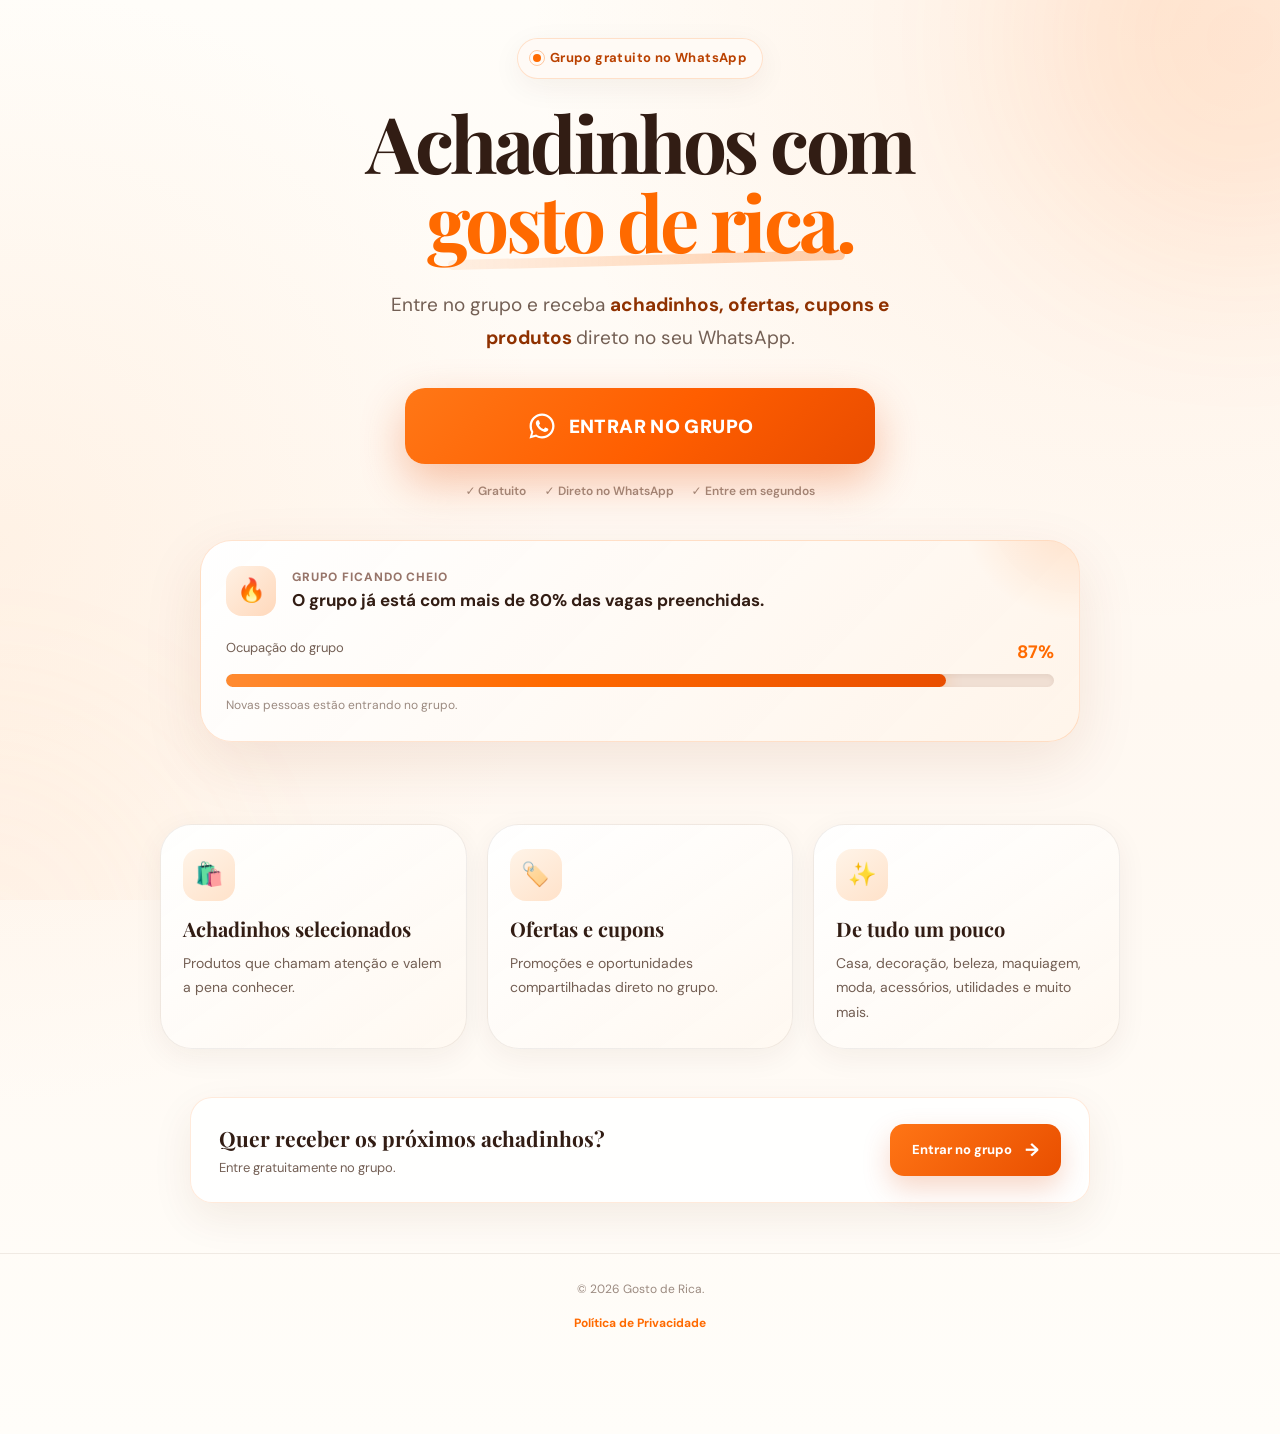
<file: index.html>
<!DOCTYPE html>
<html lang="pt-BR">

<head>

  <meta charset="UTF-8">

  <meta
    name="viewport"
    content="width=device-width, initial-scale=1.0, viewport-fit=cover"
  >

  <title>Gosto de Rica | Achadinhos no WhatsApp</title>

  <meta
    name="description"
    content="Entre gratuitamente no grupo Gosto de Rica e receba achadinhos, ofertas, cupons e produtos direto no WhatsApp."
  >

  <meta
    name="robots"
    content="index, follow"
  >

  <meta
    name="theme-color"
    content="#ff6a00"
  >

  <!-- OPEN GRAPH -->

  <meta
    property="og:title"
    content="Gosto de Rica | Achadinhos no WhatsApp"
  >

  <meta
    property="og:description"
    content="Achadinhos, ofertas, cupons e produtos direto no WhatsApp."
  >

  <meta
    property="og:type"
    content="website"
  >

  <meta
    property="og:image"
    content="assets/og-image.webp"
  >


  <!-- FAVICON -->

  <link
    rel="icon"
    type="image/png"
    href="assets/favicon.png"
  >


  <!-- FONTES -->

  <link
    rel="preconnect"
    href="https://fonts.googleapis.com"
  >

  <link
    rel="preconnect"
    href="https://fonts.gstatic.com"
    crossorigin
  >

  <link
    href="https://fonts.googleapis.com/css2?family=DM+Sans:wght@400;500;600;700;800;900&family=Playfair+Display:wght@600;700&display=swap"
    rel="stylesheet"
  >


  <!-- CSS -->

  <link
    rel="stylesheet"
    href="style.css"
  >


  <!-- META PIXEL -->

  <script>

    window.metaPixelInitialized = false;

    window.initializeMetaPixel = function (pixelId) {

      if (
        !pixelId ||
        pixelId === "SEU_PIXEL_ID" ||
        window.metaPixelInitialized
      ) {
        return;
      }

      !function (f, b, e, v, n, t, s) {

        if (f.fbq) return;

        n = f.fbq = function () {

          n.callMethod
            ? n.callMethod.apply(n, arguments)
            : n.queue.push(arguments);

        };

        if (!f._fbq) {
          f._fbq = n;
        }

        n.push = n;
        n.loaded = true;
        n.version = "2.0";
        n.queue = [];

        t = b.createElement(e);
        t.async = true;
        t.src = v;

        s = b.getElementsByTagName(e)[0];

        s.parentNode.insertBefore(t, s);

      }(
        window,
        document,
        "script",
        "https://connect.facebook.net/en_US/fbevents.js"
      );

      fbq("init", pixelId);
      fbq("track", "PageView");

      window.metaPixelInitialized = true;

    };

  </script>

</head>


<body>


  <!-- BACKGROUND -->

  <div
    class="page-background"
    aria-hidden="true"
  >

    <div class="background-orb background-orb-one"></div>
    <div class="background-orb background-orb-two"></div>

  </div>



  <main>


    <!-- =====================================================
         HERO
    ====================================================== -->

    <section
      class="hero hero-compact"
      id="inicio"
    >

      <div class="container hero-container">



        <!-- BADGE -->

        <div class="hero-badge">

          <span class="hero-badge-dot"></span>

          Grupo gratuito no WhatsApp

        </div>



        <!-- HEADLINE -->

        <h1 class="hero-title">

          Achadinhos com

          <span>
            gosto de rica.
          </span>

        </h1>



        <!-- DESCRIÇÃO -->

        <p class="hero-description">

          Entre no grupo e receba

          <strong>
            achadinhos, ofertas, cupons e produtos
          </strong>

          direto no seu WhatsApp.

        </p>



        <!-- CTA -->

        <div class="hero-cta-wrapper">

         <a
  href="#"
  class="cta-button whatsapp-button cta-button-main"
  data-whatsapp-cta
  data-cta-location="hero"
>

  <svg
    class="cta-main-whatsapp"
    viewBox="0 0 24 24"
    aria-hidden="true"
  >
    <path
      fill="currentColor"
      d="M12.04 2C6.52 2 2.05 6.48 2.05 12c0 1.76.46 3.48 1.33 4.99L2 22l5.14-1.35A9.96 9.96 0 0 0 12.04 22C17.56 22 22 17.52 22 12S17.56 2 12.04 2Zm0 18.18c-1.55 0-3.07-.42-4.39-1.22l-.31-.18-3.05.8.81-2.97-.2-.31A8.14 8.14 0 0 1 3.87 12c0-4.51 3.66-8.18 8.17-8.18 4.5 0 8.15 3.67 8.15 8.18 0 4.51-3.65 8.18-8.15 8.18Zm4.48-6.12c-.25-.13-1.46-.72-1.69-.8-.22-.09-.39-.13-.55.12-.16.25-.63.8-.77.96-.14.17-.28.19-.53.07-.25-.13-1.04-.38-1.98-1.22-.73-.65-1.23-1.46-1.37-1.71-.14-.25-.02-.38.11-.5.11-.11.25-.29.37-.43.13-.15.17-.25.25-.42.08-.17.04-.32-.02-.44-.06-.13-.55-1.33-.75-1.82-.2-.48-.4-.41-.55-.42h-.47c-.16 0-.43.06-.65.31-.22.25-.86.84-.86 2.05s.88 2.38 1 2.54c.13.17 1.73 2.64 4.19 3.7.59.25 1.04.4 1.4.51.59.19 1.12.16 1.54.1.47-.07 1.46-.6 1.67-1.18.2-.58.2-1.08.14-1.18-.06-.1-.22-.16-.47-.28Z"
    />
  </svg>

  <span>
    ENTRAR NO GRUPO
  </span>

</a>
        </div>



        <div class="hero-trust">

          <span>✓ Gratuito</span>

          <span>✓ Direto no WhatsApp</span>

          <span>✓ Entre em segundos</span>

        </div>


      </div>

    </section>



    <!-- =====================================================
         OCUPAÇÃO
    ====================================================== -->

    <section
      class="scarcity-section"
      id="vagas"
    >

      <div class="container">

        <div class="scarcity-card">


          <div class="scarcity-top">


            <div class="scarcity-icon">
              🔥
            </div>


            <div class="scarcity-copy">

              <p class="scarcity-eyebrow">

                Grupo ficando cheio

              </p>


              <h2
                class="scarcity-title"
                id="scarcityTitle"
              >

                Entre enquanto o grupo ainda está aberto.

              </h2>

            </div>


          </div>



          <div class="occupancy">


            <div class="occupancy-header">

              <span>
                Ocupação do grupo
              </span>

              <strong id="occupancyPercentage">

                0%

              </strong>

            </div>


            <div
              class="occupancy-track"
              aria-label="Ocupação do grupo"
            >

              <div
                class="occupancy-progress"
                id="occupancyProgress"
              ></div>

            </div>


            <p
              class="occupancy-text"
              id="occupancyText"
            >

              Novas pessoas estão entrando no grupo.

            </p>


          </div>


        </div>

      </div>

    </section>



    <!-- =====================================================
         O QUE TEM NO GRUPO
    ====================================================== -->

    <section
      class="section section-benefits compact-benefits"
      id="beneficios"
    >

      <div class="container">


        <div class="benefits-grid">


          <!-- 1 -->

          <article class="benefit-card">

            <div class="benefit-icon">
              🛍️
            </div>

            <h3>
              Achadinhos selecionados
            </h3>

            <p>

              Produtos que chamam atenção e valem a pena conhecer.

            </p>

          </article>



          <!-- 2 -->

          <article class="benefit-card">

            <div class="benefit-icon">
              🏷️
            </div>

            <h3>
              Ofertas e cupons
            </h3>

            <p>

              Promoções e oportunidades compartilhadas direto no grupo.

            </p>

          </article>



          <!-- 3 -->

          <article class="benefit-card">

            <div class="benefit-icon">
              ✨
            </div>

            <h3>
              De tudo um pouco
            </h3>

            <p>

              Casa, decoração, beleza, maquiagem, moda, acessórios, utilidades
              e muito mais.

            </p>

          </article>


        </div>


      </div>

    </section>



    <!-- =====================================================
         CTA FINAL PEQUENO
    ====================================================== -->

    <section class="compact-final-section">

      <div class="container">

        <div class="compact-final-card">


          <div class="compact-final-copy">

            <strong>
              Quer receber os próximos achadinhos?
            </strong>

            <span>
              Entre gratuitamente no grupo.
            </span>

          </div>


          <a
            href="#"
            class="compact-final-button whatsapp-button"
            data-whatsapp-cta
            data-cta-location="final"
          >

            Entrar no grupo

            <span>
              →
            </span>

          </a>


        </div>

      </div>

    </section>


  </main>



  <!-- =====================================================
       FOOTER
  ====================================================== -->

  <footer class="footer compact-footer">

    <div class="container footer-container">


      <p>

        © <span id="currentYear"></span> Gosto de Rica.

      </p>


      <a
        href="privacidade.html"
        class="footer-link"
      >

        Política de Privacidade

      </a>


    </div>

  </footer>



  <!-- =====================================================
       CTA FLUTUANTE
  ====================================================== -->

  <div
    class="floating-cta"
    id="floatingCta"
  >

    <a
      href="#"
      class="floating-cta-button whatsapp-button"
      data-whatsapp-cta
      data-cta-location="floating"
    >

      <span>
        Entrar no grupo grátis
      </span>

      <strong>
        →
      </strong>

    </a>

  </div>



  <!-- CONFIG -->

  <script src="config.js"></script>


  <!-- JS -->

  <script src="script.js"></script>


</body>

</html>
</file>
<file: style.css>
/* =========================================================
   GOSTO DE RICA
   Landing Page - style.css
========================================================= */


/* =========================================================
   RESET
========================================================= */

*,
*::before,
*::after {
  box-sizing: border-box;
}

html {
  scroll-behavior: smooth;
}

body,
h1,
h2,
h3,
p,
ul {
  margin: 0;
}

ul {
  padding: 0;
  list-style: none;
}

img {
  display: block;
  max-width: 100%;
}

a {
  color: inherit;
  text-decoration: none;
}

button,
input,
textarea,
select {
  font: inherit;
}


/* =========================================================
   VARIÁVEIS
========================================================= */

:root {

  /* ======================================================
     LARANJA GOSTO DE RICA
  ====================================================== */

  --green-950: #6b2500;
  --green-900: #8f3100;
  --green-800: #b64000;
  --green-700: #e65300;
  --green-600: #ff6a00;

  --orange-950: #642300;
  --orange-900: #8e3000;
  --orange-800: #ba4100;
  --orange-700: #e65300;
  --orange-600: #ff6a00;
  --orange-500: #ff7a1a;
  --orange-400: #ff9a4d;

  /* ======================================================
     FUNDOS
  ====================================================== */

  --beige-50: #fffdf9;
  --beige-100: #fff8ef;
  --beige-200: #ffecda;
  --beige-300: #ffdcc0;

  /* ======================================================
     MARRONS
  ====================================================== */

  --brown-900: #321d14;
  --brown-700: #65463a;
  --brown-500: #97756a;

  /* ======================================================
     COMPLEMENTARES
  ====================================================== */

  --pink-100: #fff0e7;
  --pink-200: #ffe1d0;

  --gold-500: #cf9b4c;
  --gold-400: #deb46e;
  --gold-300: #f0d39d;

  --white: #ffffff;

  /* ======================================================
     TEXTOS
  ====================================================== */

  --text-primary: #33261f;
  --text-secondary: #735f54;
  --text-muted: #9b8a80;

  /* ======================================================
     BORDAS
  ====================================================== */

  --border-soft:
    rgba(93, 54, 32, 0.09);

  --border-green:
    rgba(255, 106, 0, 0.18);

  /* ======================================================
     SOMBRAS
  ====================================================== */

  --shadow-sm:
    0 8px 30px
    rgba(72, 37, 18, 0.06);

  --shadow-md:
    0 18px 55px
    rgba(95, 45, 15, 0.10);

  --shadow-lg:
    0 28px 90px
    rgba(123, 47, 0, 0.18);

  --radius-sm: 14px;
  --radius-md: 22px;
  --radius-lg: 32px;
  --radius-xl: 42px;

  --container: 1180px;

  --font-body:
    "DM Sans",
    system-ui,
    -apple-system,
    BlinkMacSystemFont,
    "Segoe UI",
    sans-serif;

  --font-display:
    "Playfair Display",
    Georgia,
    serif;
}

/* =========================================================
   BASE
========================================================= */

body {
  position: relative;
  min-height: 100vh;
  overflow-x: hidden;

  font-family: var(--font-body);
  font-size: 16px;
  line-height: 1.6;

  color: var(--text-primary);
  background:
    linear-gradient(
      180deg,
      #fffdf9 0%,
      #fbf6ef 38%,
      #fffdf9 100%
    );

  -webkit-font-smoothing: antialiased;
  text-rendering: optimizeLegibility;
}

main,
footer {
  position: relative;
  z-index: 2;
}

.container {
  width: min(
    calc(100% - 36px),
    var(--container)
  );

  margin-inline: auto;
}

.narrow-container {
  max-width: 780px;
}


/* =========================================================
   BACKGROUND
========================================================= */

.page-background {
  position: fixed;
  inset: 0;
  z-index: 0;

  overflow: hidden;
  pointer-events: none;
}

.background-orb {
  position: absolute;

  width: 440px;
  height: 440px;

  border-radius: 50%;

  filter: blur(100px);
  opacity: 0.24;
}

.background-orb-one {
  top: -180px;
  right: -180px;

  background: var(--gold-300);
}

.background-orb-two {
  top: 720px;
  left: -240px;

  background: var(--pink-200);
}


/* =========================================================
   HERO
========================================================= */

.hero {
  position: relative;

  padding:
    32px
    0
    72px;

  text-align: center;
}

.hero-container {
  max-width: 870px;
}

.brand {
  display: flex;
  justify-content: center;

  margin-bottom: 28px;
}

.brand-logo {
  width: auto;
  height: 66px;
  object-fit: contain;
}

.hero-badge {
  display: inline-flex;
  align-items: center;
  gap: 9px;

  margin-bottom: 24px;
  padding: 9px 15px;

  border: 1px solid var(--border-green);
  border-radius: 999px;

  font-size: 13px;
  font-weight: 700;
  letter-spacing: 0.03em;

  color: var(--green-900);
  background: rgba(255, 255, 255, 0.7);

  box-shadow: var(--shadow-sm);
  backdrop-filter: blur(12px);
}

.hero-badge-dot {
  position: relative;

  width: 8px;
  height: 8px;

  border-radius: 50%;
  background: var(--green-700);
}

.hero-badge-dot::after {
  content: "";

  position: absolute;
  inset: -4px;

  border: 1px solid rgba(50, 112, 82, 0.26);
  border-radius: 50%;

  animation:
    badgePulse
    1.8s
    ease-out
    infinite;
}

@keyframes badgePulse {

  0% {
    transform: scale(0.7);
    opacity: 0.85;
  }

  100% {
    transform: scale(1.6);
    opacity: 0;
  }
}

.hero-title {
  max-width: 850px;
  margin-inline: auto;

  font-family: var(--font-display);
  font-size: clamp(
    46px,
    7vw,
    78px
  );

  line-height: 1.02;
  letter-spacing: -0.045em;

  color: var(--brown-900);
}

.hero-title span {
  position: relative;
  display: inline-block;

  color: var(--green-800);
}

.hero-title span::after {
  content: "";

  position: absolute;
  left: 5%;
  right: 2%;
  bottom: -3px;

  height: 10px;

  z-index: -1;

  border-radius: 999px;

  background:
    linear-gradient(
      90deg,
      rgba(216, 189, 135, 0.2),
      rgba(216, 189, 135, 0.55)
    );

  transform: rotate(-1.5deg);
}

.hero-description {
  max-width: 680px;

  margin:
    26px
    auto
    0;

  font-size: 18px;
  line-height: 1.75;

  color: var(--text-secondary);
}

.hero-description strong {
  color: var(--green-900);
}

.hero-cta-wrapper {
  display: flex;
  justify-content: center;

  margin-top: 34px;
}


/* =========================================================
   CTA
========================================================= */

.cta-button {
  position: relative;

  display: inline-flex;
  align-items: center;
  justify-content: center;
  gap: 15px;

  width: min(
    100%,
    470px
  );

  min-height: 76px;

  padding:
    14px
    20px;

  overflow: hidden;

  border-radius: 20px;

  color: var(--white);

  background:
    linear-gradient(
      135deg,
      var(--green-700),
      var(--green-950)
    );

  box-shadow:
    0 18px 42px
    rgba(29, 73, 54, 0.23);

  transition:
    transform 0.25s ease,
    box-shadow 0.25s ease,
    filter 0.25s ease;
}

.cta-button::before {
  content: "";

  position: absolute;
  top: 0;
  left: -85%;

  width: 60%;
  height: 100%;

  background:
    linear-gradient(
      110deg,
      transparent,
      rgba(255, 255, 255, 0.18),
      transparent
    );

  transform: skewX(-20deg);

  transition:
    left 0.55s ease;
}

.cta-button:hover {
  transform: translateY(-3px);

  box-shadow:
    0 23px 55px
    rgba(29, 73, 54, 0.3);
}

.cta-button:hover::before {
  left: 130%;
}

.cta-button:active {
  transform: translateY(0);
}

.cta-icon {
  display: flex;
  align-items: center;
  justify-content: center;

  flex: 0 0 42px;

  width: 42px;
  height: 42px;

  border-radius: 13px;

  color: var(--white);
  background: rgba(255, 255, 255, 0.12);
}

.cta-icon svg {
  width: 25px;
  height: 25px;
}

.cta-copy {
  display: flex;
  flex: 1;

  flex-direction: column;

  text-align: left;
}

.cta-copy strong {
  font-size: 16px;
  line-height: 1.3;
}

.cta-copy small {
  margin-top: 2px;

  font-size: 12px;

  opacity: 0.7;
}

.cta-arrow {
  display: flex;
  align-items: center;
  justify-content: center;

  flex: 0 0 38px;

  width: 38px;
  height: 38px;

  border-radius: 50%;

  font-size: 20px;

  background: rgba(255, 255, 255, 0.1);
}

.cta-button-secondary {
  margin-top: 28px;
}


/* =========================================================
   TRUST
========================================================= */

.hero-trust {
  display: flex;
  flex-wrap: wrap;
  justify-content: center;
  gap: 8px 18px;

  margin-top: 18px;

  font-size: 12px;
  font-weight: 600;

  color: var(--text-muted);
}


/* =========================================================
   SCARCITY
========================================================= */

.scarcity-section {
  padding:
    0
    0
    40px;
}

.scarcity-card {
  max-width: 880px;

  margin-inline: auto;

  padding: 25px;

  border:
    1px solid
    rgba(202, 168, 103, 0.25);

  border-radius: var(--radius-lg);

  background:
    linear-gradient(
      135deg,
      rgba(255, 255, 255, 0.92),
      rgba(251, 246, 238, 0.9)
    );

  box-shadow: var(--shadow-md);

  backdrop-filter: blur(18px);
}

.scarcity-top {
  display: flex;
  align-items: center;
  gap: 16px;
}

.scarcity-icon {
  display: flex;
  align-items: center;
  justify-content: center;

  flex: 0 0 50px;

  width: 50px;
  height: 50px;

  border-radius: 16px;

  font-size: 23px;

  background:
    linear-gradient(
      135deg,
      #fff0d7,
      #f8e0c7
    );
}

.scarcity-copy {
  flex: 1;
}

.scarcity-eyebrow {
  margin-bottom: 2px;

  font-size: 12px;
  font-weight: 800;

  letter-spacing: 0.08em;
  text-transform: uppercase;

  color: var(--brown-500);
}

.scarcity-title {
  font-size: 17px;
  line-height: 1.4;

  color: var(--brown-900);
}

.occupancy {
  margin-top: 22px;
}

.occupancy-header {
  display: flex;
  justify-content: space-between;
  gap: 12px;

  margin-bottom: 8px;

  font-size: 13px;

  color: var(--text-secondary);
}

.occupancy-header strong {
  color: var(--green-800);
}

.occupancy-track {
  position: relative;

  height: 11px;

  overflow: hidden;

  border-radius: 999px;

  background: #e9e0d5;
}

.occupancy-progress {
  width: 0%;
  height: 100%;

  border-radius: inherit;

  background:
    linear-gradient(
      90deg,
      var(--green-600),
      var(--green-900)
    );

  box-shadow:
    inset 0 0 0 1px
    rgba(255, 255, 255, 0.08);

  transition:
    width 1s
    cubic-bezier(
      0.22,
      1,
      0.36,
      1
    );
}

.occupancy-text {
  margin-top: 9px;

  font-size: 12px;

  color: var(--text-muted);
}


/* =========================================================
   SECTIONS
========================================================= */

.section {
  padding:
    82px
    0;
}

.section-eyebrow {
  display: inline-block;

  margin-bottom: 14px;

  font-size: 12px;
  font-weight: 800;

  letter-spacing: 0.11em;
  text-transform: uppercase;

  color: var(--green-700);
}

.section-title {
  font-family: var(--font-display);

  font-size: clamp(
    34px,
    5vw,
    50px
  );

  line-height: 1.1;
  letter-spacing: -0.035em;

  color: var(--brown-900);
}

.section-description {
  margin-top: 20px;

  font-size: 17px;
  line-height: 1.8;

  color: var(--text-secondary);
}

.section-description strong {
  color: var(--brown-900);
}

.section-heading {
  max-width: 650px;

  margin:
    0
    auto
    38px;

  text-align: center;
}


/* =========================================================
   PROBLEM
========================================================= */

.section-problem {
  text-align: center;
}


/* =========================================================
   BENEFITS
========================================================= */

.section-benefits {
  position: relative;
}

.benefits-grid {
  display: grid;

  grid-template-columns:
    repeat(
      3,
      minmax(0, 1fr)
    );

  gap: 20px;
}

.benefit-card {
  padding:
    30px
    26px;

  border:
    1px solid
    var(--border-soft);

  border-radius: var(--radius-lg);

  background:
    rgba(255, 255, 255, 0.75);

  box-shadow: var(--shadow-sm);

  transition:
    transform 0.25s ease,
    box-shadow 0.25s ease,
    border-color 0.25s ease;
}

.benefit-card:hover {
  transform: translateY(-5px);

  border-color: var(--border-green);

  box-shadow: var(--shadow-md);
}

.benefit-icon {
  display: flex;
  align-items: center;
  justify-content: center;

  width: 52px;
  height: 52px;

  margin-bottom: 22px;

  border-radius: 16px;

  font-size: 23px;

  background:
    linear-gradient(
      145deg,
      var(--beige-100),
      var(--pink-100)
    );
}

.benefit-card h3 {
  margin-bottom: 10px;

  font-family: var(--font-display);

  font-size: 23px;
  line-height: 1.25;

  color: var(--brown-900);
}

.benefit-card p {
  font-size: 14px;
  line-height: 1.75;

  color: var(--text-secondary);
}


/* =========================================================
   EXPERIENCE
========================================================= */

.section-experience {
  padding-top: 55px;
}

.experience-card {
  position: relative;

  display: grid;

  grid-template-columns:
    minmax(0, 1.1fr)
    minmax(300px, 0.9fr);

  gap: 50px;

  align-items: center;

  padding:
    60px;

  overflow: hidden;

  border-radius: var(--radius-xl);

  background:
    linear-gradient(
      135deg,
      var(--green-950),
      var(--green-800)
    );

  box-shadow: var(--shadow-lg);
}

.experience-card::before {
  content: "";

  position: absolute;
  top: -180px;
  right: -150px;

  width: 420px;
  height: 420px;

  border-radius: 50%;

  background:
    rgba(216, 189, 135, 0.12);
}

.experience-card .section-eyebrow {
  color: var(--gold-300);
}

.experience-content {
  position: relative;
  z-index: 2;
}

.experience-content h2 {
  font-family: var(--font-display);

  font-size: clamp(
    35px,
    5vw,
    54px
  );

  line-height: 1.05;
  letter-spacing: -0.035em;

  color: var(--white);
}

.experience-content > p {
  max-width: 540px;

  margin-top: 20px;

  font-size: 16px;
  line-height: 1.75;

  color: rgba(255, 255, 255, 0.7);
}

.experience-list {
  display: grid;
  gap: 11px;

  margin-top: 26px;
}

.experience-list li {
  display: flex;
  align-items: center;
  gap: 10px;

  font-size: 14px;
  font-weight: 600;

  color: rgba(255, 255, 255, 0.82);
}

.experience-list li span {
  display: flex;
  align-items: center;
  justify-content: center;

  width: 24px;
  height: 24px;

  border-radius: 50%;

  font-size: 11px;

  color: var(--green-950);
  background: var(--gold-300);
}


/* =========================================================
   PHONE MOCKUP
========================================================= */

.experience-visual {
  position: relative;
  z-index: 2;

  display: flex;
  justify-content: center;
}

.phone-mockup {
  width: min(
    100%,
    330px
  );

  padding:
    10px;

  overflow: hidden;

  border:
    1px solid
    rgba(255, 255, 255, 0.15);

  border-radius: 38px;

  background: #101a16;

  box-shadow:
    0 30px 70px
    rgba(0, 0, 0, 0.26);

  transform: rotate(2deg);
}

.phone-top {
  display: flex;
  align-items: center;
  gap: 11px;

  padding:
    16px;

  border-radius:
    28px
    28px
    0
    0;

  background: #f7f5ef;
}

.phone-avatar {
  display: flex;
  align-items: center;
  justify-content: center;

  flex: 0 0 39px;

  width: 39px;
  height: 39px;

  border-radius: 50%;

  font-family: var(--font-display);
  font-size: 13px;
  font-weight: 700;

  color: var(--gold-300);
  background: var(--green-900);
}

.phone-top strong,
.phone-top small {
  display: block;
}

.phone-top strong {
  font-size: 12px;
  line-height: 1.2;

  color: #272521;
}

.phone-top small {
  margin-top: 2px;

  font-size: 10px;

  color: #8e8a82;
}

.phone-chat {
  min-height: 390px;

  padding:
    18px
    14px;

  background:
    linear-gradient(
      rgba(243, 239, 228, 0.92),
      rgba(243, 239, 228, 0.92)
    ),
    repeating-linear-gradient(
      45deg,
      rgba(54, 98, 77, 0.05),
      rgba(54, 98, 77, 0.05) 5px,
      transparent 5px,
      transparent 10px
    );
}

.chat-date {
  width: max-content;

  margin:
    0
    auto
    18px;

  padding:
    5px
    10px;

  border-radius: 8px;

  font-size: 9px;

  color: #6d6a64;
  background: rgba(255, 255, 255, 0.88);
}

.chat-message {
  position: relative;

  width: 86%;

  margin-bottom: 10px;

  padding:
    11px
    12px
    17px;

  border-radius:
    7px
    14px
    14px
    14px;

  font-size: 11px;
  line-height: 1.5;

  color: #33302c;
  background: #ffffff;

  box-shadow:
    0 3px 10px
    rgba(48, 45, 40, 0.06);
}

.chat-author {
  display: block;

  margin-bottom: 4px;

  font-size: 10px;
  font-weight: 800;

  color: var(--green-700);
}

.chat-product {
  margin-top: 10px;

  padding:
    12px;

  border-radius: 10px;

  font-size: 10px;
  font-weight: 700;

  background: var(--beige-100);
}

.chat-time {
  position: absolute;
  right: 8px;
  bottom: 4px;

  font-size: 8px;

  color: #9c9891;
}


/* =========================================================
   FINAL CTA
========================================================= */

.final-cta-section {
  padding-top: 70px;
  padding-bottom: 90px;
}

.final-cta-card {
  position: relative;

  padding:
    55px
    38px;

  overflow: hidden;

  border:
    1px solid
    rgba(202, 168, 103, 0.2);

  border-radius: var(--radius-xl);

  text-align: center;

  background:
    radial-gradient(
      circle at 50% -10%,
      rgba(234, 214, 174, 0.35),
      transparent 42%
    ),
    var(--white);

  box-shadow: var(--shadow-md);
}

.final-cta-card::before {
  content: "";

  position: absolute;
  inset: 0;

  pointer-events: none;

  background:
    linear-gradient(
      135deg,
      rgba(255, 255, 255, 0.25),
      transparent
    );
}

.final-cta-card > * {
  position: relative;
  z-index: 2;
}

.final-cta-icon {
  display: flex;
  align-items: center;
  justify-content: center;

  width: 55px;
  height: 55px;

  margin:
    0
    auto
    18px;

  border-radius: 18px;

  font-size: 24px;

  background:
    linear-gradient(
      135deg,
      var(--pink-100),
      var(--beige-200)
    );
}

.final-cta-card h2 {
  font-family: var(--font-display);

  font-size: clamp(
    37px,
    5vw,
    54px
  );

  line-height: 1.08;
  letter-spacing: -0.04em;

  color: var(--brown-900);
}

.final-cta-card h2 span {
  color: var(--green-800);
}

.final-cta-card > p {
  max-width: 600px;

  margin:
    20px
    auto
    30px;

  font-size: 16px;
  line-height: 1.75;

  color: var(--text-secondary);
}

.final-cta-card .cta-button {
  margin-inline: auto;
}

.final-cta-card .cta-disclaimer {
  margin:
    13px
    auto
    0;

  font-size: 11px;

  color: var(--text-muted);
}


/* =========================================================
   FOOTER
========================================================= */

.footer {
  padding:
    36px
    0
    115px;

  border-top:
    1px solid
    var(--border-soft);

  text-align: center;
}

.footer-container {
  max-width: 700px;
}

.footer-brand {
  display: flex;
  justify-content: center;

  margin-bottom: 18px;
}

.footer-brand img {
  width: auto;
  height: 42px;
}

.footer p {
  font-size: 12px;
  line-height: 1.7;

  color: var(--text-muted);
}

.footer-disclaimer {
  max-width: 590px;

  margin:
    12px
    auto
    0;

  opacity: 0.85;
}

.footer-link {
  display: inline-block;

  margin-top: 14px;

  font-size: 12px;
  font-weight: 700;

  color: var(--green-700);

  transition:
    opacity 0.2s ease;
}

.footer-link:hover {
  opacity: 0.7;
}


/* =========================================================
   FLOATING CTA
========================================================= */

.floating-cta {
  position: fixed;

  left: 50%;
  bottom:
    calc(
      14px +
      env(safe-area-inset-bottom)
    );

  z-index: 999;

  width: min(
    calc(100% - 28px),
    460px
  );

  opacity: 0;
  visibility: hidden;

  transform:
    translateX(-50%)
    translateY(30px);

  transition:
    opacity 0.3s ease,
    transform 0.3s ease,
    visibility 0.3s;
}

.floating-cta.is-visible {
  opacity: 1;
  visibility: visible;

  transform:
    translateX(-50%)
    translateY(0);
}

.floating-cta-button {
  display: flex;
  align-items: center;
  justify-content: space-between;
  gap: 14px;

  min-height: 61px;

  padding:
    10px
    20px;

  border:
    1px solid
    rgba(255, 255, 255, 0.08);

  border-radius: 18px;

  font-size: 14px;
  font-weight: 800;

  color: var(--white);

  background:
    rgba(22, 56, 42, 0.96);

  box-shadow:
    0 15px 40px
    rgba(21, 48, 37, 0.32);

  backdrop-filter: blur(15px);
}

.floating-cta-button strong {
  display: flex;
  align-items: center;
  justify-content: center;

  width: 34px;
  height: 34px;

  border-radius: 50%;

  background:
    rgba(255, 255, 255, 0.11);
}


/* =========================================================
   NOSCRIPT
========================================================= */

.noscript-message {
  position: fixed;
  left: 15px;
  right: 15px;
  bottom: 15px;

  z-index: 1000;

  padding: 14px;

  border-radius: 12px;

  text-align: center;
  font-size: 13px;

  color: #ffffff;
  background: #9f3f3f;
}


/* =========================================================
   ACESSIBILIDADE
========================================================= */

a:focus-visible {
  outline:
    3px solid
    rgba(202, 168, 103, 0.7);

  outline-offset: 4px;
}


/* =========================================================
   TABLET
========================================================= */

@media (
  max-width: 900px
) {

  .benefits-grid {
    grid-template-columns: 1fr;
  }

  .benefit-card {
    max-width: 620px;

    margin-inline: auto;
  }

  .experience-card {
    grid-template-columns: 1fr;

    padding:
      48px
      32px;
  }

  .experience-content {
    text-align: center;
  }

  .experience-content > p {
    margin-inline: auto;
  }

  .experience-list {
    max-width: 410px;

    margin-inline: auto;
    margin-top: 26px;

    text-align: left;
  }

  .experience-content .cta-button {
    margin-inline: auto;
  }

  .experience-visual {
    margin-top: 15px;
  }
}


/* =========================================================
   MOBILE
========================================================= */

@media (
  max-width: 640px
) {

  body {
    font-size: 15px;
  }

  .container {
    width:
      calc(
        100% - 28px
      );
  }

  .hero {
    padding:
      22px
      0
      52px;
  }

  .brand {
    margin-bottom: 22px;
  }

  .brand-logo {
    height: 53px;
  }

  .hero-badge {
    margin-bottom: 19px;

    padding:
      8px
      13px;

    font-size: 11px;
  }

  .hero-title {
    font-size:
      clamp(
        41px,
        12vw,
        58px
      );
  }

  .hero-description {
    margin-top: 21px;

    font-size: 16px;
    line-height: 1.65;
  }

  .hero-cta-wrapper {
    margin-top: 27px;
  }

  .cta-button {
    width: 100%;

    min-height: 70px;

    padding:
      11px
      13px;

    border-radius: 18px;
  }

  .cta-icon {
    flex-basis: 39px;

    width: 39px;
    height: 39px;

    border-radius: 12px;
  }

  .cta-icon svg {
    width: 23px;
    height: 23px;
  }

  .cta-copy strong {
    font-size: 14px;
  }

  .cta-copy small {
    font-size: 10px;
  }

  .cta-arrow {
    flex-basis: 34px;

    width: 34px;
    height: 34px;

    font-size: 17px;
  }

  .hero-trust {
    gap:
      5px
      12px;

    margin-top: 15px;

    font-size: 10px;
  }

  .scarcity-section {
    padding-bottom: 15px;
  }

  .scarcity-card {
    padding: 19px;

    border-radius: 24px;
  }

  .scarcity-top {
    align-items: flex-start;
    gap: 12px;
  }

  .scarcity-icon {
    flex-basis: 43px;

    width: 43px;
    height: 43px;

    border-radius: 13px;

    font-size: 19px;
  }

  .scarcity-eyebrow {
    font-size: 10px;
  }

  .scarcity-title {
    font-size: 14px;
  }

  .occupancy {
    margin-top: 18px;
  }

  .section {
    padding:
      60px
      0;
  }

  .section-eyebrow {
    margin-bottom: 11px;

    font-size: 10px;
  }

  .section-title {
    font-size:
      clamp(
        34px,
        10vw,
        44px
      );
  }

  .section-description {
    margin-top: 16px;

    font-size: 15px;
    line-height: 1.72;
  }

  .section-heading {
    margin-bottom: 27px;
  }

  .benefits-grid {
    gap: 14px;
  }

  .benefit-card {
    padding:
      24px
      21px;

    border-radius: 23px;
  }

  .benefit-icon {
    width: 46px;
    height: 46px;

    margin-bottom: 17px;

    border-radius: 14px;

    font-size: 20px;
  }

  .benefit-card h3 {
    font-size: 21px;
  }

  .benefit-card p {
    font-size: 13px;
  }

  .section-experience {
    padding-top: 35px;
  }

  .experience-card {
    gap: 36px;

    padding:
      38px
      20px;

    border-radius: 30px;
  }

  .experience-content h2 {
    font-size:
      clamp(
        36px,
        10vw,
        46px
      );
  }

  .experience-content > p {
    font-size: 14px;
  }

  .experience-list {
    gap: 9px;
  }

  .experience-list li {
    font-size: 12px;
  }

  .phone-mockup {
    max-width: 285px;
  }

  .phone-chat {
    min-height: 330px;
  }

  .final-cta-section {
    padding-top: 45px;
    padding-bottom: 70px;
  }

  .final-cta-card {
    padding:
      38px
      20px;

    border-radius: 28px;
  }

  .final-cta-card h2 {
    font-size:
      clamp(
        36px,
        10vw,
        47px
      );
  }

  .final-cta-card > p {
    margin:
      17px
      auto
      25px;

    font-size: 14px;
  }

  .footer {
    padding-bottom: 105px;
  }

  .footer-brand img {
    height: 36px;
  }

}


/* =========================================================
   DESKTOP LARGE
========================================================= */

@media (
  min-width: 1200px
) {

  .hero {
    padding-top: 38px;
  }

  .hero-description {
    font-size: 19px;
  }

}


/* =========================================================
   REDUCE MOTION
========================================================= */

@media (
  prefers-reduced-motion: reduce
) {

  *,
  *::before,
  *::after {
    scroll-behavior: auto !important;

    animation-duration:
      0.01ms !important;

    animation-iteration-count:
      1 !important;

    transition-duration:
      0.01ms !important;
  }

}
/* =========================================================
   GOSTO DE RICA
   ORANGE PREMIUM OVERRIDES
========================================================= */


/* =========================================================
   FUNDO
========================================================= */

body {

  background:

    radial-gradient(
      circle at 90% 0%,
      rgba(255, 153, 77, 0.12),
      transparent 34%
    ),

    radial-gradient(
      circle at 0% 38%,
      rgba(255, 209, 168, 0.18),
      transparent 36%
    ),

    linear-gradient(
      180deg,
      #fffdf9 0%,
      #fff8f1 48%,
      #fffdf9 100%
    );

}


/* =========================================================
   ORBS
========================================================= */

.background-orb-one {

  background:
    rgba(
      255,
      106,
      0,
      0.42
    );

}

.background-orb-two {

  background:
    rgba(
      255,
      183,
      122,
      0.30
    );

}


/* =========================================================
   BADGE HERO
========================================================= */

.hero-badge {

  color:
    var(--orange-800);

  border-color:
    rgba(
      255,
      106,
      0,
      0.18
    );

  background:
    rgba(
      255,
      250,
      245,
      0.90
    );

}

.hero-badge-dot {

  background:
    var(--orange-600);

}

.hero-badge-dot::after {

  border-color:
    rgba(
      255,
      106,
      0,
      0.35
    );

}


/* =========================================================
   HEADLINE
========================================================= */

.hero-title span {

  color:
    var(--orange-600);

}

.hero-title span::after {

  background:

    linear-gradient(
      90deg,

      rgba(
        255,
        106,
        0,
        0.08
      ),

      rgba(
        255,
        106,
        0,
        0.30
      )

    );

}


/* =========================================================
   BOTÕES PRINCIPAIS
========================================================= */

.cta-button {

  background:

    linear-gradient(
      135deg,
      #ff7a18 0%,
      #ff5a00 52%,
      #d94800 100%
    );

  box-shadow:

    0 18px 42px
    rgba(
      222,
      75,
      0,
      0.27
    );

}

.cta-button:hover {

  box-shadow:

    0 25px 58px
    rgba(
      222,
      75,
      0,
      0.36
    );

}


/* =========================================================
   SCARCITY CARD
========================================================= */

.scarcity-card {

  position: relative;

  overflow: hidden;

  border:

    1px solid
    rgba(
      255,
      106,
      0,
      0.18
    );

  background:

    linear-gradient(
      135deg,

      rgba(
        255,
        255,
        255,
        0.98
      ),

      rgba(
        255,
        244,
        233,
        0.95
      )

    );

  box-shadow:

    0 20px 60px
    rgba(
      142,
      48,
      0,
      0.10
    );

}


.scarcity-card::before {

  content: "";

  position: absolute;

  width: 230px;
  height: 230px;

  top: -150px;
  right: -110px;

  border-radius: 50%;

  pointer-events: none;

  background:

    radial-gradient(
      circle,

      rgba(
        255,
        106,
        0,
        0.18
      ),

      transparent 70%
    );

}


.scarcity-icon {

  background:

    linear-gradient(
      135deg,
      #fff1e4,
      #ffd8bb
    );

}


/* =========================================================
   PORCENTAGEM
========================================================= */

.occupancy-header strong {

  font-size: 18px;

  color:
    var(--orange-600);

}


/* =========================================================
   TRACK
========================================================= */

.occupancy-track {

  height: 13px;

  position: relative;

  overflow: hidden;

  border-radius: 999px;

  background:
    #f0dfd3;

  box-shadow:

    inset
    0 2px 5px
    rgba(
      88,
      45,
      22,
      0.07
    );

}


/* =========================================================
   BARRA LARANJA
========================================================= */

.occupancy-progress {

  position: relative;

  width: 0%;
  height: 100%;

  overflow: hidden;

  border-radius: inherit;

  background:

    linear-gradient(
      90deg,

      #ff8a30 0%,

      #ff6a00 45%,

      #e94e00 100%
    );

  box-shadow:

    0 0 18px
    rgba(
      255,
      106,
      0,
      0.30
    );

}


/* =========================================================
   BRILHO VIVO DA BARRA
========================================================= */

.occupancy-progress::after {

  content: "";

  position: absolute;

  top: 0;
  bottom: 0;

  left: -45%;

  width: 38%;

  border-radius: 999px;

  background:

    linear-gradient(
      90deg,

      transparent,

      rgba(
        255,
        255,
        255,
        0.20
      ),

      rgba(
        255,
        255,
        255,
        0.85
      ),

      rgba(
        255,
        255,
        255,
        0.20
      ),

      transparent
    );

  transform:
    skewX(-18deg);

}


.occupancy-progress.is-active::after {

  animation:

    occupancyShine
    2.2s
    ease-in-out
    infinite;

}


@keyframes occupancyShine {

  0% {

    left: -45%;

  }

  55% {

    left: 115%;

  }

  100% {

    left: 115%;

  }

}


/* =========================================================
   PULSO MUITO SUTIL
========================================================= */

.occupancy-progress.is-active {

  animation:

    occupancyPulse
    2.8s
    ease-in-out
    infinite;

}


@keyframes occupancyPulse {

  0%,
  100% {

    filter:
      brightness(1);

  }

  50% {

    filter:
      brightness(1.08);

  }

}


/* =========================================================
   CARDS
========================================================= */

.benefit-card {

  background:

    linear-gradient(
      145deg,

      rgba(
        255,
        255,
        255,
        0.95
      ),

      rgba(
        255,
        248,
        240,
        0.92
      )

    );

}

.benefit-card:hover {

  border-color:

    rgba(
      255,
      106,
      0,
      0.20
    );

}


/* =========================================================
   ÍCONES BENEFÍCIOS
========================================================= */

.benefit-icon {

  background:

    linear-gradient(
      145deg,
      #fff4e8,
      #ffe2ca
    );

}


/* =========================================================
   BLOCO ESCURO
========================================================= */

.experience-card {

  background:

    linear-gradient(
      145deg,
      #662300 0%,
      #9a3300 52%,
      #c84500 100%
    );

  box-shadow:

    0 30px 90px
    rgba(
      122,
      42,
      0,
      0.24
    );

}


.experience-card::before {

  background:

    rgba(
      255,
      184,
      119,
      0.13
    );

}


/* =========================================================
   CHECKS
========================================================= */

.experience-list li span {

  color:
    #873100;

  background:
    #ffd5ad;

}


/* =========================================================
   PHONE AVATAR
========================================================= */

.phone-avatar {

  color:
    #fff4e7;

  background:

    linear-gradient(
      135deg,
      #ff6a00,
      #b93c00
    );

}


/* =========================================================
   CTA FINAL
========================================================= */

.final-cta-card {

  border-color:

    rgba(
      255,
      106,
      0,
      0.16
    );

  background:

    radial-gradient(
      circle at 50% -5%,

      rgba(
        255,
        172,
        102,
        0.25
      ),

      transparent 45%
    ),

    #ffffff;

}


.final-cta-card h2 span {

  color:
    var(--orange-600);

}


/* =========================================================
   CTA FLUTUANTE
========================================================= */

.floating-cta-button {

  background:

    linear-gradient(
      135deg,
      #ff720f,
      #e84d00
    );

  box-shadow:

    0 16px 42px
    rgba(
      194,
      60,
      0,
      0.34
    );

}


/* =========================================================
   EYEBROWS
========================================================= */

.section-eyebrow {

  color:
    var(--orange-600);

}


/* =========================================================
   LINKS
========================================================= */

.footer-link {

  color:
    var(--orange-600);

}


/* =========================================================
   MOBILE
========================================================= */

@media (
  max-width: 640px
) {

  .occupancy-track {

    height: 12px;

  }

  .occupancy-header strong {

    font-size: 17px;

  }

}
/* =========================================================
   LANDING COMPACTA
========================================================= */

.hero-compact {

  padding-bottom: 38px;

}


.hero-compact .hero-container {

  max-width: 760px;

}


.hero-compact .hero-title {

  max-width: 720px;

}


.hero-compact .hero-description {

  max-width: 580px;

}


.compact-benefits {

  padding:
    42px
    0
    48px;

}


.compact-benefits .benefits-grid {

  max-width: 960px;

  margin-inline: auto;

}


.compact-benefits .benefit-card {

  padding:
    24px
    22px;

}


.compact-benefits .benefit-icon {

  margin-bottom: 15px;

}


.compact-benefits .benefit-card h3 {

  font-size: 20px;

}


.compact-final-section {

  padding:
    0
    0
    50px;

}


.compact-final-card {

  display: flex;

  align-items: center;
  justify-content: space-between;

  gap: 24px;

  max-width: 900px;

  margin-inline: auto;

  padding:
    24px
    28px;

  border:
    1px solid
    rgba(255, 106, 0, 0.14);

  border-radius: 22px;

  background:
    rgba(255, 255, 255, 0.9);

  box-shadow:
    0 15px 40px
    rgba(103, 49, 17, 0.08);

}


.compact-final-copy {

  display: flex;
  flex-direction: column;

}


.compact-final-copy strong {

  font-family:
    var(--font-display);

  font-size: 21px;

  color:
    var(--brown-900);

}


.compact-final-copy span {

  margin-top: 2px;

  font-size: 13px;

  color:
    var(--text-secondary);

}


.compact-final-button {

  display: inline-flex;

  align-items: center;
  justify-content: center;

  gap: 13px;

  flex-shrink: 0;

  min-height: 52px;

  padding:
    10px
    22px;

  border-radius: 14px;

  font-size: 13px;
  font-weight: 800;

  color: #ffffff;

  background:

    linear-gradient(
      135deg,
      #ff7515,
      #e94f00
    );

  box-shadow:

    0 12px 28px
    rgba(220, 73, 0, 0.22);

}


.compact-final-button span {

  font-size: 18px;

}


.compact-footer {

  padding:
    25px
    0
    100px;

}


@media (
  max-width: 640px
) {

  .hero-compact {

    padding-bottom: 30px;

  }


  .compact-benefits {

    padding:
      30px
      0
      35px;

  }


  .compact-benefits .benefit-card {

    padding:
      20px;

  }


  .compact-final-section {

    padding-bottom: 35px;

  }


  .compact-final-card {

    flex-direction: column;

    align-items: stretch;

    gap: 16px;

    padding:
      20px;

    text-align: center;

  }


  .compact-final-copy strong {

    font-size: 19px;

  }


  .compact-final-button {

    width: 100%;

  }

}
/* =========================================================
   CTA PRINCIPAL MAIS FORTE
========================================================= */

.cta-button-strong {

  min-height: 76px;

  padding:
    18px
    28px;

  border-radius: 20px;

  background:

    linear-gradient(
      135deg,
      #ff7a18 0%,
      #ff5a00 55%,
      #d94700 100%
    );

  box-shadow:

    0 18px 45px
    rgba(230, 83, 0, 0.34),

    0 0 0 5px
    rgba(255, 106, 0, 0.08);

}


.cta-button-strong:hover {

  transform:
    translateY(-3px)
    scale(1.01);

  box-shadow:

    0 24px 60px
    rgba(230, 83, 0, 0.40),

    0 0 0 7px
    rgba(255, 106, 0, 0.10);

}


.cta-main-text {

  width: 100%;

  text-align: center;

  font-size: 19px;
  font-weight: 800;

  letter-spacing: 0.04em;

  color: #ffffff;

}


@media (
  max-width: 640px
) {

  .cta-button-strong {

    min-height: 70px;

  }

  .cta-main-text {

    font-size: 17px;

  }

}
/* =========================================================
   CTA WHATSAPP FORTE
========================================================= */

.cta-button-strong {

  position: relative;

  display: flex;
  align-items: center;
  justify-content: center;

  gap: 13px;

  min-height: 76px;

  padding:
    18px
    30px;

  border-radius: 20px;

}


/* TEXTO */

.cta-button-strong .cta-main-text {

  width: auto;

  font-size: 19px;

  font-weight: 900;

  line-height: 1;

  letter-spacing: 0.025em;

  color: #ffffff;

  text-align: center;

}


/* ÍCONE WHATSAPP */

.cta-whatsapp-icon {

  display: flex;
  align-items: center;
  justify-content: center;

  width: 31px;
  height: 31px;

  flex-shrink: 0;

  color: #ffffff;

}


.cta-whatsapp-icon svg {

  width: 31px;
  height: 31px;

  display: block;

  fill: currentColor;

}


/* MOBILE */

@media (max-width: 640px) {

  .cta-button-strong {

    min-height: 72px;

    gap: 11px;

  }


  .cta-button-strong .cta-main-text {

    font-size: 18px;

    font-weight: 900;

  }


  .cta-whatsapp-icon,
  .cta-whatsapp-icon svg {

    width: 29px;
    height: 29px;

  }

}
/* =========================================================
   CTA PRINCIPAL WHATSAPP - VERSÃO FINAL
========================================================= */

.cta-button-main {
  display: flex !important;
  align-items: center !important;
  justify-content: center !important;

  gap: 12px !important;

  width: 100% !important;
  max-width: 470px !important;

  min-height: 76px !important;

  padding: 18px 28px !important;

  border-radius: 20px !important;

  color: #ffffff !important;

  background:
    linear-gradient(
      135deg,
      #ff7716 0%,
      #ff5e00 55%,
      #e94c00 100%
    ) !important;

  box-shadow:
    0 18px 45px
    rgba(231, 75, 0, 0.32) !important;
}


.cta-button-main span {
  width: auto !important;

  color: #ffffff !important;

  font-family:
    "DM Sans",
    sans-serif !important;

  font-size: 19px !important;

  font-weight: 900 !important;

  line-height: 1 !important;

  letter-spacing: 0.02em !important;

  text-align: center !important;
}


.cta-main-whatsapp {
  display: block !important;

  width: 30px !important;
  height: 30px !important;

  min-width: 30px !important;

  color: #ffffff !important;

  fill: #ffffff !important;
}


@media (max-width: 640px) {

  .cta-button-main {
    min-height: 74px !important;

    gap: 11px !important;

    padding:
      17px
      22px !important;
  }


  .cta-button-main span {
    font-size: 18px !important;

    font-weight: 900 !important;
  }


  .cta-main-whatsapp {
    width: 29px !important;
    height: 29px !important;

    min-width: 29px !important;
  }

}
</file>
